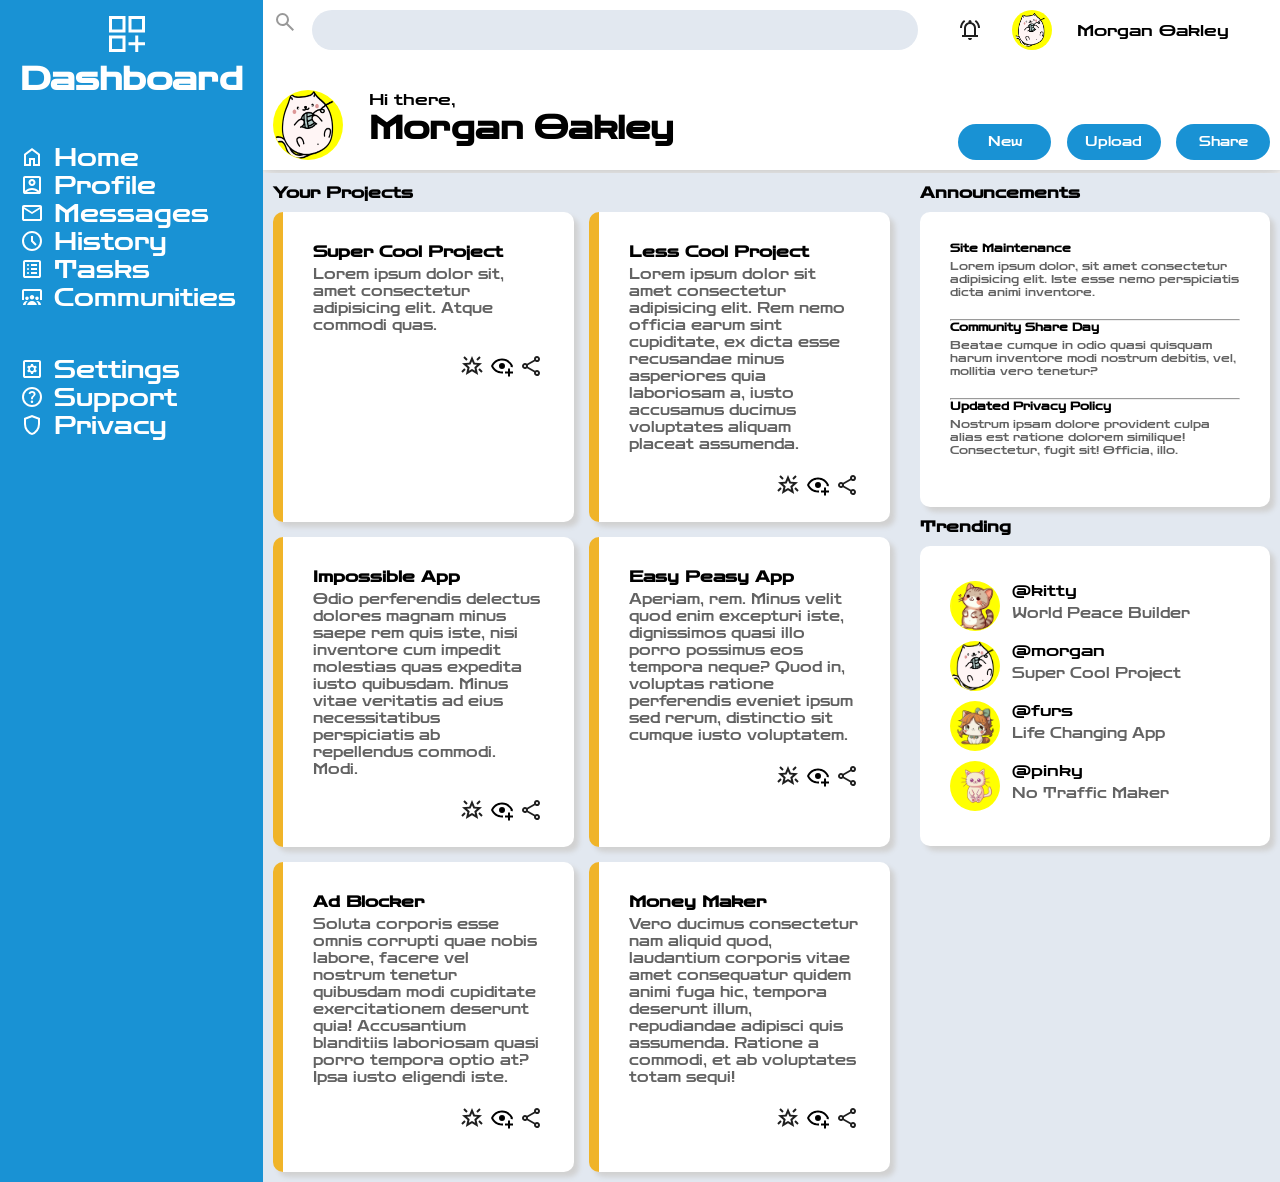
<file: index.html>
<!DOCTYPE html>
<html lang="en">

<head>
    <meta charset="UTF-8">
    <link rel="stylesheet" href="styles.css">
    <title>Dashboard</title>
</head>

<body>
    <div class="header">
        <form class="search">
            <a href="#" onclick="event.target.parentNode.submit();"><img src="src/search.svg" alt="search"></a>
            <input type="text" name="search" id="search">
        </form>
        <div class="notification-bar">
            <img src="src/notification.svg" alt="notification">
            <div class="profile-icon"><img src="src/profiles/current.png" alt="">
                <p>Morgan Oakley</p>
            </div>
        </div>
        <div class="profile-welcome">
            <div class="profile-icon"><img src="src/profiles/current.png" alt="">
                <p>Hi there,</p>
                <h1>Morgan Oakley</h1>
            </div>
        </div>
        <div class="action-buttons">
            <button>New</button>
            <button>Upload</button>
            <button>Share</button>
        </div>
    </div>
    <div class="sidebar">
        <div class="logo"><img class="icon" src="src/logo.svg" alt="">
            <p>Dashboard</p>
        </div>
        <ul class="menu">
            <li class="menu_item"><a href=""><img class="icon" src="src/home.svg" alt="">Home</a></li>
            <li class="menu_item"><a href=""><img class="icon" src="src/profile.svg" alt="">Profile</a></li>
            <li class="menu_item"><a href=""><img class="icon" src="src/message.svg" alt="">Messages</a></li>
            <li class="menu_item"><a href=""><img class="icon" src="src/history.svg" alt="">History</a></li>
            <li class="menu_item"><a href=""><img class="icon" src="src/tasks.svg" alt="">Tasks</a></li>
            <li class="menu_item"><a href=""><img class="icon" src="src/community.svg" alt="">Communities</a></li>
            <li class="menu_item"><a href=""><img class="icon" src="src/settings.svg" alt="">Settings</a></li>
            <li class="menu_item"><a href=""><img class="icon" src="src/support.svg" alt="">Support</a></li>
            <li class="menu_item"><a href=""><img class="icon" src="src/privacy.svg" alt="">Privacy</a></li>
        </ul>
    </div>
    <div class="main">
        <h4>Your Projects</h4>
        <div class="projects">

            <div class="card">
                <h4>Super Cool Project</h2>
                    <p>Lorem ipsum dolor sit, amet consectetur adipisicing elit. Atque commodi quas.</p>
                    <div class="buttons">
                        <a href="">
                            <img src="src/star.svg" alt="">
                        </a>
                        <a href="">
                            <img src="src/eye.svg" alt="">
                        </a>
                        <a href="">
                            <img src="src/share.svg" alt="">
                        </a>
                    </div>
            </div>
            <div class="card">
                <h4>Less Cool Project</h4>
                <p>
                    Lorem ipsum dolor sit amet consectetur adipisicing elit. Rem nemo officia earum sint cupiditate, ex
                    dicta esse recusandae minus asperiores quia laboriosam a, iusto accusamus ducimus voluptates aliquam
                    placeat assumenda.
                </p>
                <div class="buttons">
                    <a href="">
                        <img src="src/star.svg" alt="">
                    </a>
                    <a href="">
                        <img src="src/eye.svg" alt="">
                    </a>
                    <a href="">
                        <img src="src/share.svg" alt="">
                    </a>
                </div>
            </div>
            <div class="card">
                <h4>Impossible App</h4>
                <p>
                    Odio perferendis delectus dolores magnam minus saepe rem quis iste, nisi inventore cum impedit
                    molestias quas expedita iusto quibusdam. Minus vitae veritatis ad eius necessitatibus perspiciatis
                    ab repellendus commodi. Modi.
                </p>
                <div class="buttons">
                    <a href="">
                        <img src="src/star.svg" alt="">
                    </a>
                    <a href="">
                        <img src="src/eye.svg" alt="">
                    </a>
                    <a href="">
                        <img src="src/share.svg" alt="">
                    </a>
                </div>
            </div>
            <div class="card">
                <h4>Easy Peasy App</h4>
                <p>
                    Aperiam, rem. Minus velit quod enim excepturi iste, dignissimos quasi illo porro possimus eos
                    tempora neque? Quod in, voluptas ratione perferendis eveniet ipsum sed rerum, distinctio sit cumque
                    iusto voluptatem.
                </p>
                <div class="buttons">
                    <a href="">
                        <img src="src/star.svg" alt="">
                    </a>
                    <a href="">
                        <img src="src/eye.svg" alt="">
                    </a>
                    <a href="">
                        <img src="src/share.svg" alt="">
                    </a>
                </div>
            </div>
            <div class="card">
                <h4>Ad Blocker</h4>
                <p>
                    Soluta corporis esse omnis corrupti quae nobis labore, facere vel nostrum tenetur quibusdam modi
                    cupiditate exercitationem deserunt quia! Accusantium blanditiis laboriosam quasi porro tempora optio
                    at? Ipsa iusto eligendi iste.
                </p>
                <div class="buttons">
                    <a href="">
                        <img src="src/star.svg" alt="">
                    </a>
                    <a href="">
                        <img src="src/eye.svg" alt="">
                    </a>
                    <a href="">
                        <img src="src/share.svg" alt="">
                    </a>
                </div>
            </div>
            <div class="card">
                <h4>Money Maker</h4>
                <p>
                    Vero ducimus consectetur nam aliquid quod, laudantium corporis vitae amet consequatur quidem animi
                    fuga hic, tempora deserunt illum, repudiandae adipisci quis assumenda. Ratione a commodi, et ab
                    voluptates totam sequi!
                </p>
                <div class="buttons">
                    <a href="">
                        <img src="src/star.svg" alt="">
                    </a>
                    <a href="">
                        <img src="src/eye.svg" alt="">
                    </a>
                    <a href="">
                        <img src="src/share.svg" alt="">
                    </a>
                </div>
            </div>
        </div>
        <div class="right-side">
            <div class="announcements">
                <h4>Announcements</h4>
                <div class="card">
                    <h6>Site Maintenance</h6>
                    <p>
                        Lorem ipsum dolor, sit amet consectetur adipisicing elit. Iste esse nemo perspiciatis dicta
                        animi inventore.
                    </p>
                    <hr>
                    <h6>Community Share Day</h6>
                    <p>
                        Beatae cumque in odio quasi quisquam harum inventore modi nostrum debitis, vel, mollitia vero
                        tenetur?
                    </p>
                    <hr>
                    <h6>Updated Privacy Policy</h6>
                    <p>
                        Nostrum ipsam dolore provident culpa alias est ratione dolorem similique! Consectetur, fugit
                        sit! Officia, illo.
                    </p>

                </div>
            </div>
            <div class="trending">
                <h4>Trending</h4>
                <div class="card">
                    <div class="trend">
                        <div class="profile-icon">
                            <img src="src/profiles/profile2.png" alt="">
                            <div class="tag">@kitty</div>
                            <p class="trend-name">World Peace Builder</p>
                        </div>
                    </div>
                    <div class="trend">
                        <div class="profile-icon">
                            <img src="src/profiles/current.png" alt="">
                            <div class="tag">@morgan</div>
                            <p class="trend-name">Super Cool Project</p>
                        </div>
                    </div>
                    <div class="trend">
                        <div class="profile-icon">
                            <img src="src/profiles/profile3.png" alt="">
                            <div class="tag">@furs</div>
                            <p class="trend-name">Life Changing App</p>
                        </div>
                    </div>
                    <div class="trend">
                        <div class="profile-icon">
                            <img src="src/profiles/profile4.png" alt="">
                            <div class="tag">@pinky</div>
                            <p class="trend-name">No Traffic Maker</p>
                        </div>
                    </div>
                </div>
            </div>
        </div>
    </div>
</body>

</html>
</file>
<file: styles.css>
@import url('https://fonts.googleapis.com/css2?family=Zen+Dots&display=swap');

* {
    box-sizing: border-box;
    font-family: "Zen Dots", sans-serif;
    margin: 0;
    text-decoration-line: none;
}

body {
    margin: 0;
    height: 100vh;
    display: grid;
    grid-template: auto 1fr/min-content 4fr;
    grid-template-areas:
        "sidebar header"
        "sidebar main";
    row-gap: 3px;
}

.header {
    background-color: #ffffff;
    grid-area: header;
    display: grid;
    grid-template: 1fr auto/2fr 1fr;
    gap: 20px;
    box-shadow: -5px 3px 10px #d1d1d1,
                5px 3px 10px #d1d1d1;
}


.header>* {
    /* border: 1px solid black; */
    padding: 10px;
}

.search {
    display: flex;
    gap: 15px;
}

.search>input {
    border-radius: 150px;
    border: none;
    padding-left: 10px;
    background-color: #E2E8F0;
    flex: 1;
}

input:focus {
    outline: none;
}

.profile-icon>img {
    border-radius: 50%;
    background-color: yellow;
    padding: 1%;
    width: 70px;
    height: 70px;

}

.profile-icon {
    display: grid;
    grid-template-rows: auto 1fr;
    grid-template-columns: auto 1fr;
    column-gap: 4%;
}

.profile-icon > img {
    grid-row:1/3;
}
.profile-icon > p {
    flex:1
}

.notification-bar {
    display: flex;
    gap: 30px;
    align-items: center;
}

.notification-bar > .profile-icon {
    display: flex;
    align-items: center;
    gap: 10%;
    flex: 1
}

.notification-bar > .profile-icon>img {
    width: 40px;
    height: 40px;

}

.action-buttons {
    display: flex;
    align-items: flex-end;
    gap: 5%;
    justify-content: space-around;
}

.action-buttons > button{
    color: #FFFFFF;
    flex: 1;
    background-color: #1992D4;
    /* outline: none; */
    /* box-shadow: none; */
    border: none;
padding: 10px;
    border-radius: 50px;

}

.sidebar {
    background-color: #1992D4;
    grid-area: sidebar;
    color: #ffffff;
    padding: 10px 20px;
}

.sidebar .icon {
    margin-right: 10px;
    padding-bottom: 2px;
}

.logo {
    font-size: 2em;
    font-weight: bold;
    display: flex;
    flex-direction: column;
    justify-content: center;
    align-items: center;
}

.menu {
    list-style: none;
    font-size: 1.5em;
    padding: 0;
    margin-top: 20%;
}

.menu_item a {
    color: inherit;
    text-decoration-line: none;
    display: flex
}

.menu>.menu_item:nth-child(7) {
    margin-top: 20%;
}


.main {
    background-color: #E2E8F0;
    grid-area: main;
    display: grid;
    grid-template-columns: 1fr 350px;
    grid-template-rows: auto 1fr;
    gap: 10px;
    column-gap: 30px;
    padding:10px;
    grid-template-areas: 
    "header right-side"
    "projects right-side";

}

.projects {
    grid-area: projects;
    display: grid;
    grid-template-columns: repeat(auto-fit, minmax(300px, 1fr));
    grid-auto-rows: 310px;
    gap: 15px;
}

.card {
    padding: 30px;
    background-color: #FFFFFF;
    border-radius: 10px;
    display: flex;
    flex-direction: column;
    box-shadow: 5px 5px 5px #d1d1d1;
}

.projects > .card {
    border-left: 10px solid #F0B429;

}

.card p {
    font-size: 0.9rem;
    margin-top: 5px;
    color: #636363;
}

.card > .buttons
{
    margin-top: 20px;
    flex: 1;
    align-self: flex-end;
}

.projects > .card img {
    height: 24px;
    width: 24px;
}

.right-side {
    grid-area: right-side
}

.right-side .card {
    margin: 10px 0px;
}

.announcements > .card > p {
    font-size: 0.7rem;
    padding-bottom: 20px;
}

.trending .profile-icon {
    margin: 5px 0px;
}

.trending img {
    height: 50px;
    width: 50px;
}

.trending

.trending .card {
    padding: 10px 20px;
}
</file>
